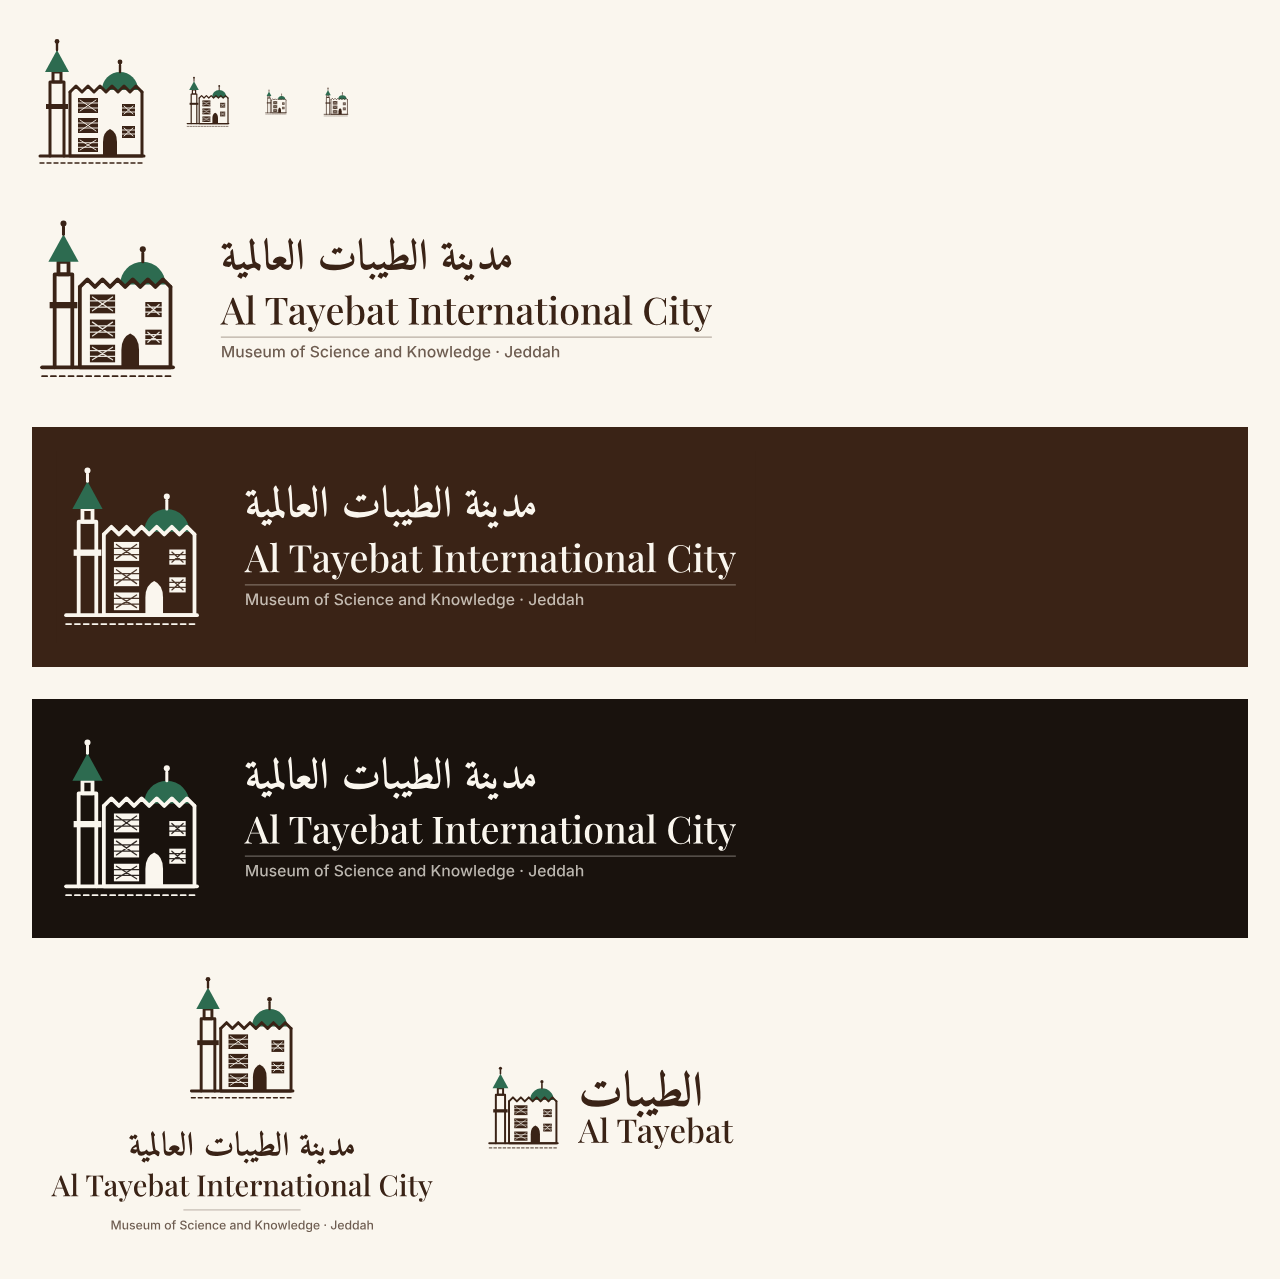
<file: brand/preview.html>
<!doctype html><meta charset="utf-8"><title>Al Tayebat logo preview</title><style>body{margin:0;padding:32px;background:#faf6ee;font-family:sans-serif;display:grid;gap:32px;color:#3a2316}img{display:block}.row{display:flex;gap:32px;align-items:center;flex-wrap:wrap}.dark{background:#3a2316;padding:24px}</style>
<div class="row"><img src="logo-mark.svg" width="120"><img src="logo-mark.svg" width="48"><img src="logo-mark.svg" width="24"><img src="favicon.svg" width="32"></div>
<img src="logo.svg" width="700">
<div class="dark"><img src="logo-on-teak.svg" width="700"></div><div class="dark" style="background:#19120d"><img src="logo-on-ink.svg" width="700"></div>
<div class="row"><img src="logo-stacked.svg" width="420"><img src="logo-compact.svg" width="260"></div>
</file>
